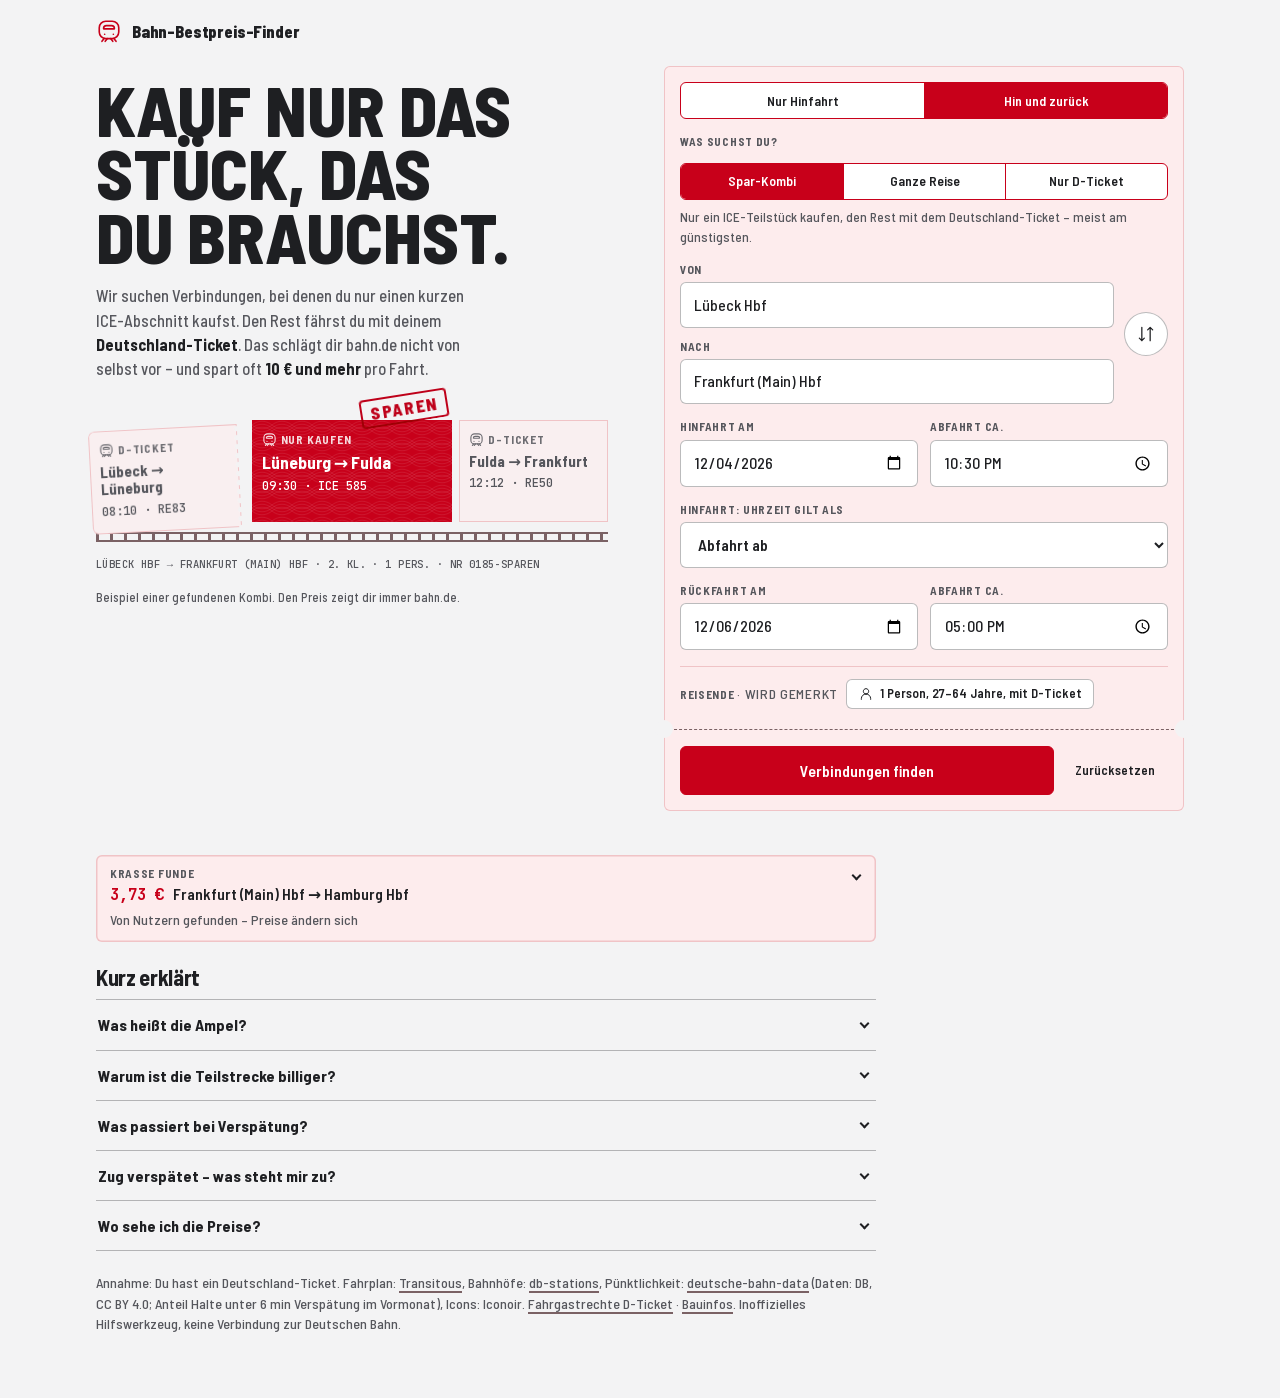
<file: v2/index.html>
<!doctype html>
<html lang="de"><head><meta charset="utf-8"><title>Bahn-Bestpreis-Finder</title><meta http-equiv="refresh" content="0; url=../"><script>location.replace("../"+location.search+location.hash)</script></head><body><a href="../">Weiter zum Bahn-Bestpreis-Finder</a></body></html>
</file>
